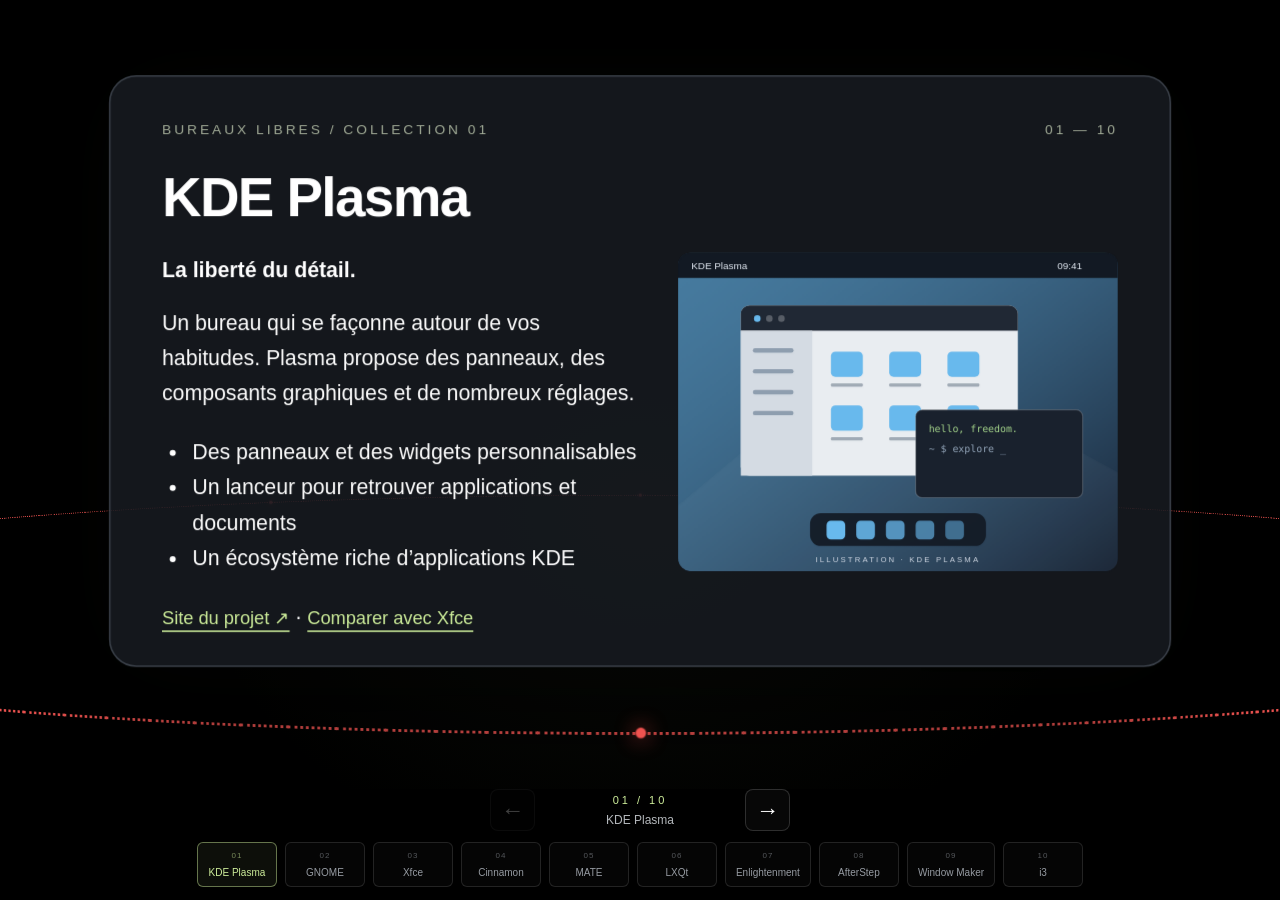
<file: index.html>
<!doctype html>
<html lang="fr">
<head>
  <meta charset="utf-8">
  <meta name="viewport" content="width=device-width, initial-scale=1">
  <meta name="color-scheme" content="dark">
  <title>Orbite — Présentations en 3D</title>
  <style>:root{--page-bg:#000;--slide-bg:#171a20;--text:#fff;--font:Arial,sans-serif;--border-width:1px;--border-color:#3c424b;--border-radius:18px;--slide-alpha:.9;--trail:#ef5350;--accent:#ceee9b}
*{box-sizing:border-box}body{margin:0;background:var(--page-bg);color:var(--text);font-family:var(--font);height:100vh;height:100dvh;overflow:hidden}button,a{-webkit-tap-highlight-color:transparent}button{font:inherit;cursor:pointer}button:disabled{opacity:.25;cursor:default}button:focus-visible,a:focus-visible,article:focus-visible{outline:2px solid var(--accent);outline-offset:5px}a{color:var(--accent)}.arrow{background:#ffffff07;color:inherit;border:1px solid #ffffff28;border-radius:8px}main{height:100%;display:grid;grid-template-rows:minmax(0,1fr) auto auto}#viewport{min-height:0;perspective:1100px;overflow:hidden;position:relative;background:radial-gradient(ellipse at 50% 65%,#aecb8910,transparent 55%);touch-action:pan-y}#scaler{position:absolute;left:50%;top:47%;transform-style:preserve-3d}#world{position:relative;transform-style:preserve-3d;will-change:transform}.slide{position:absolute;width:700px;height:390px;left:-350px;top:-195px;border:var(--border-width) solid var(--border-color);border-radius:var(--border-radius);background:color-mix(in srgb,var(--slide-bg) calc(var(--slide-alpha)*100%),transparent);padding:30px 34px;backface-visibility:hidden;overflow:auto;box-shadow:0 24px 85px #0009;transition:opacity .25s;scrollbar-width:thin;scrollbar-color:#ffffff30 transparent}.slide:not(.active){opacity:.4;pointer-events:none}.slide.active{box-shadow:0 25px 90px #000b,0 0 65px #ceee9b08}.slide .slide-meta{display:flex;justify-content:space-between;color:#a4ae99;font-size:9px;text-transform:uppercase;letter-spacing:2px;margin-bottom:19px}.slide h1{font-size:36px;margin:0 0 15px;letter-spacing:-1px}.slide h2{font-size:23px}.slide h3{font-size:18px}.slide p,.slide li{font-size:14px;line-height:1.65;color:inherit}.slide p{margin:12px 0}.slide img{display:block;float:right;width:46%;max-height:245px;object-fit:contain;margin:0 0 12px 24px;border-radius:8px}.slide a{font-size:12px;text-underline-offset:4px}.slide ul,.slide ol{padding-left:20px}.slide blockquote{border-left:2px solid var(--accent);padding-left:14px;margin-left:0;opacity:.8}.slide code{background:#ffffff10;border-radius:3px;padding:2px 5px}.slide pre{white-space:pre-wrap;background:#0004;padding:14px}.slide pre code{padding:0;background:none}.trail{position:absolute;height:0;transform-origin:0 0;pointer-events:none}.trail-node{position:absolute;width:7px;height:7px;border-radius:50%;background:var(--trail);box-shadow:0 0 14px var(--trail)}.navigation{display:flex;align-items:center;justify-content:center;gap:30px;margin:0 0 6px;position:relative}.arrow{width:45px;height:42px;font-size:23px}.position{text-align:center;min-width:150px;display:flex;flex-direction:column;gap:7px}#counter{font-size:11px;letter-spacing:3px;color:var(--accent);font-variant-numeric:tabular-nums}#current-title{font-size:12px;color:#b3b7bb}#filmstrip{display:flex;justify-content:center;gap:8px;margin:0 auto 8px;max-width:95%;overflow-x:auto;padding:5px}#filmstrip button{border:1px solid #ffffff1f;background:#ffffff05;color:#969ba2;border-radius:6px;padding:8px 10px;font-size:10px;min-width:80px;white-space:nowrap}#filmstrip button[aria-current=true]{border-color:#ceee9b75;background:#ceee9b10;color:var(--accent)}#filmstrip small{display:block;font-size:8px;opacity:.55;margin-bottom:7px;letter-spacing:1px}#notice{position:fixed;bottom:22px;left:50%;transform:translateX(-50%);background:#283327;color:#e6f5dc;padding:14px 22px;border:1px solid #cdeb9750;border-radius:8px;z-index:5;font-size:13px;max-width:90%;display:none}#notice.visible{display:block}body.dragging{outline:3px dashed var(--accent);outline-offset:-12px}@media(max-width:760px){#filmstrip{justify-content:flex-start}#filmstrip button{min-width:65px;padding:7px 9px}.navigation{gap:20px}.arrow{width:38px;height:34px}}
@media(prefers-reduced-motion:reduce){*{scroll-behavior:auto!important;transition:none!important}}
</style>
  
  
  
</head>
<body>
  <main>
    <div id="viewport" aria-label="Carrousel de diapositives"><div id="scaler"><div id="world"></div></div></div>
    <div class="navigation"><button id="previous" class="arrow" aria-label="Diapositive précédente">←</button><div class="position"><span id="counter">01 / 10</span><span id="current-title">KDE Plasma</span></div><button id="next" class="arrow" aria-label="Diapositive suivante">→</button></div>
    <nav id="filmstrip" aria-label="Accès direct aux diapositives"></nav>
  </main>
  <p id="notice" role="status" aria-live="polite"></p>
  <input id="folder" type="file" webkitdirectory multiple hidden>
  <noscript>Activez JavaScript pour afficher la présentation.</noscript>
<script>/* Shared parsing utilities. No network access or executable Markdown. */
(function (root) {
  'use strict';
  const defaults = {
    theme: {
      'slide-border-width': '1px', 'slide-border-color': '#3c424b',
      'slide-border-radius': '18px', 'slide-background-color': '#171a20',
      'slide-transparency': '10%', 'background-color': '#000', 'text-color': '#fff',
      'font-face': 'Arial, sans-serif', 'breadcrumb-style': 'dotted', 'breadcrumb-color': '#ef5350',
    },
    transition: {
      'when-slide-to-previous': 'zoom-out-zoom-in', 'when-slide-to-next': 'follow-breadcrumb',
      'when-slide-to-another': 'zoom-out-zoom-in', 'follow-breadcrumb-speed': '1',
      'zoom-out-ratio': '1.7', 'zoom-out-speed': '1', 'zoom-in-speed': '1',
    },
  };
  function parseConfig(text) {
    const config = { order: [], theme: { ...defaults.theme }, transition: { ...defaults.transition } };
    let section = '';
    for (const line of text.replace(/^\uFEFF/, '').split(/\r?\n/)) {
      const heading = line.match(/^#{1,6}\s+(order|theme|transition)\s*$/i);
      if (heading) { section = heading[1].toLowerCase(); continue; }
      if (/^#/.test(line)) { section = ''; continue; }
      const item = line.match(/^\s*-\s+(.+?)\s*$/);
      if (!item) continue;
      if (section === 'order') config.order.push(item[1].replace(/^`|`$/g, ''));
      else if (section === 'theme' || section === 'transition') {
        const pair = item[1].match(/^([a-z-]+)\s*:\s*(.+)$/);
        if (pair && Object.hasOwn(defaults[section], pair[1])) config[section][pair[1]] = pair[2];
      }
    }
    if (!['dotted', 'dashed', 'plain', 'none'].includes(config.theme['breadcrumb-style'])) config.theme['breadcrumb-style'] = 'dotted';
    for (const key of ['when-slide-to-previous', 'when-slide-to-next', 'when-slide-to-another']) {
      if (!['zoom-out-zoom-in', 'follow-breadcrumb'].includes(config.transition[key])) config.transition[key] = defaults.transition[key];
    }
    return config;
  }
  function number(value, fallback, min = .1, max = 10) {
    const parsed = Number(value);
    return Number.isFinite(parsed) ? Math.max(min, Math.min(max, parsed)) : fallback;
  }
  function normalize(path) {
    const parts = [];
    for (const part of path.replace(/\\/g, '/').split('/')) {
      if (part === '..') parts.pop();
      else if (part && part !== '.') parts.push(part);
    }
    return parts.join('/');
  }
  function resolve(base, path) {
    return normalize(base.slice(0, base.lastIndexOf('/') + 1) + path);
  }
  const escape = value => String(value).replace(/[&<>"']/g, c => ({ '&': '&amp;', '<': '&lt;', '>': '&gt;', '"': '&quot;', "'": '&#39;' })[c]);
  const safeExternal = value => /^https?:\/\//i.test(value);
  function inline(text, context) {
    const token = /(!?\[([^\]]*)\]\(([^\s)]+)\)|`([^`]+)`|\*\*([^*]+)\*\*|\*([^*]+)\*)/g;
    let result = '', last = 0, match;
    while ((match = token.exec(text))) {
      result += escape(text.slice(last, match.index));
      if (match[4] !== undefined) result += `<code>${escape(match[4])}</code>`;
      else if (match[5] !== undefined) result += `<strong>${escape(match[5])}</strong>`;
      else if (match[6] !== undefined) result += `<em>${escape(match[6])}</em>`;
      else {
        const label = escape(match[2]);
        let url;
        try { url = decodeURI(match[3]); } catch { url = match[3]; }
        if (match[1].startsWith('!')) {
          const source = context.image(url);
          result += source ? `<img src="${escape(source)}" alt="${label}" loading="eager">` : `<span class="missing-image">[Image introuvable : ${label}]</span>`;
        } else if (safeExternal(url)) result += `<a href="${escape(url)}" target="_blank" rel="noopener noreferrer">${label} ↗</a>`;
        else if (/^mailto:/i.test(url)) result += `<a href="${escape(url)}">${label}</a>`;
        else if (!/^[a-z][a-z\d+.-]*:/i.test(url) && !url.startsWith('//')) result += `<a href="#" data-slide-link="${escape(url)}">${label}</a>`;
        else result += label;
      }
      last = token.lastIndex;
    }
    return result + escape(text.slice(last));
  }
  function markdown(text, context = { image: () => null }) {
    const lines = text.replace(/\r/g, '').split('\n');
    let html = '', paragraph = [], list = '', code = null;
    function flush() { if (paragraph.length) { html += `<p>${inline(paragraph.join(' '), context)}</p>`; paragraph = []; } }
    function endList() { if (list) { html += `</${list}>`; list = ''; } }
    for (const line of lines) {
      if (/^\s*```/.test(line)) {
        flush(); endList();
        if (code !== null) { html += `<pre><code>${escape(code.join('\n'))}</code></pre>`; code = null; } else code = [];
        continue;
      }
      if (code !== null) { code.push(line); continue; }
      const heading = line.match(/^(#{1,6})\s+(.+)$/);
      const item = line.match(/^\s*(?:([-*])|\d+\.)\s+(.+)$/);
      if (heading) { flush(); endList(); html += `<h${heading[1].length}>${inline(heading[2], context)}</h${heading[1].length}>`; }
      else if (item) { flush(); const type = item[1] ? 'ul' : 'ol'; if (list !== type) { endList(); list = type; html += `<${list}>`; } html += `<li>${inline(item[2], context)}</li>`; }
      else if (/^>\s?/.test(line)) { flush(); endList(); html += `<blockquote>${inline(line.replace(/^>\s?/, ''), context)}</blockquote>`; }
      else if (/^\s*(---|\*\*\*)\s*$/.test(line)) { flush(); endList(); html += '<hr>'; }
      else if (!line.trim()) { flush(); endList(); }
      else { endList(); paragraph.push(line.trim()); }
    }
    flush(); endList();
    if (code !== null) html += `<pre><code>${escape(code.join('\n'))}</code></pre>`;
    return html;
  }
  function title(text, fallback) { return text.match(/^#\s+(.+)$/m)?.[1] || fallback.replace(/\.md$/i, ''); }
  const api = { defaults, parseConfig, number, normalize, resolve, escape, safeExternal, markdown, title };
  if (typeof module !== 'undefined' && module.exports) module.exports = api;
  else root.Orbite = api;
})(typeof window === 'undefined' ? globalThis : window);
</script>
<script>window.ORBITE_DEMO = {"label":"Démo intégrée","config":"# Configuration de la présentation\n\n## order\n- slides/kde.md\n- slides/gnome.md\n- slides/xfce.md\n- slides/cinnamon.md\n- slides/mate.md\n- slides/lxqt.md\n- slides/enlightenment.md\n- slides/afterstep.md\n- slides/windowmaker.md\n- slides/i3.md\n\n## theme\n- slide-border-width: 1px\n- slide-border-color: #3c424b\n- slide-border-radius: 18px\n- slide-background-color: #171a20\n- slide-transparency: 10%\n- background-color: #000000\n- text-color: #ffffff\n- font-face: Arial, sans-serif\n- breadcrumb-style: dotted\n- breadcrumb-color: #ef5350\n\n## transition\n- when-slide-to-previous: zoom-out-zoom-in\n- when-slide-to-next: follow-breadcrumb\n- when-slide-to-another: zoom-out-zoom-in\n- follow-breadcrumb-speed: 1\n- zoom-out-ratio: 2\n- zoom-out-speed: 1\n- zoom-in-speed: 1\n","slides":[{"path":"slides/kde.md","text":"# KDE Plasma\n\n![Illustration originale du bureau KDE Plasma](../assets/kde.svg)\n\n**La liberté du détail.**\n\nUn bureau qui se façonne autour de vos habitudes. Plasma propose des panneaux, des composants graphiques et de nombreux réglages.\n\n- Des panneaux et des widgets personnalisables\n- Un lanceur pour retrouver applications et documents\n- Un écosystème riche d’applications KDE\n\n[Site du projet](https://kde.org/plasma-desktop/) · [Comparer avec Xfce](xfce.md)\n","title":"KDE Plasma"},{"path":"slides/gnome.md","text":"# GNOME\n\n![Illustration originale du bureau GNOME](../assets/gnome.svg)\n\n**Faire place à l’essentiel.**\n\nLa vue Activités rassemble les fenêtres, les applications et les espaces de travail dans une interface cohérente.\n\n- Une vue d’ensemble des activités\n- Des espaces de travail pour organiser ses tâches\n- Une navigation pensée aussi pour le clavier\n\n[Site du projet](https://www.gnome.org/) · [Retrouver KDE Plasma](kde.md)\n","title":"GNOME"},{"path":"slides/xfce.md","text":"# Xfce\n\n![Illustration originale du bureau Xfce](../assets/xfce.svg)\n\n**Léger dans ses gestes.**\n\nXfce privilégie la modularité et une consommation de ressources mesurée, avec une organisation de bureau traditionnelle.\n\n- Des composants utilisables séparément\n- Des panneaux et des espaces de travail\n- Thunar pour parcourir ses fichiers\n\n[Site du projet](https://xfce.org/about) · [Explorer un autre bureau léger](lxqt.md)\n","title":"Xfce"},{"path":"slides/cinnamon.md","text":"# Cinnamon\n\n![Illustration originale du bureau Cinnamon](../assets/cinnamon.svg)\n\n**Un bureau familier.**\n\nDéveloppé par le projet Linux Mint, Cinnamon propose une interface de bureau avec menu, panneau et fenêtres.\n\n- Un menu d’applications et un panneau\n- Des réglages regroupés dans une interface graphique\n- Des applets pour personnaliser le bureau\n\n[Site du projet](https://github.com/linuxmint/cinnamon) · [Découvrir MATE](mate.md)\n","title":"Cinnamon"},{"path":"slides/mate.md","text":"# MATE\n\n![Illustration originale du bureau MATE](../assets/mate.svg)\n\n**La continuité, simplement.**\n\nMATE prolonge l’expérience de GNOME 2 et conserve les repères d’un bureau traditionnel.\n\n- Des menus et des panneaux familiers\n- Une organisation classique des fenêtres\n- Un environnement pour Linux et les systèmes Unix\n\n[Site du projet](https://mate-desktop.org/) · [Comparer avec GNOME](gnome.md)\n","title":"MATE"},{"path":"slides/lxqt.md","text":"# LXQt\n\n![Illustration originale du bureau LXQt](../assets/lxqt.svg)\n\n**Le bureau à l’essentiel.**\n\nLXQt est un environnement de bureau léger et modulaire construit avec Qt.\n\n- Une organisation en composants\n- Un panneau et un menu d’applications\n- Une interface fondée sur Qt\n\n[Site du projet](https://lxqt-project.org/) · [Comparer avec Xfce](xfce.md)\n","title":"LXQt"},{"path":"slides/enlightenment.md","text":"# Enlightenment\n\n![Illustration originale du bureau Enlightenment](../assets/enlightenment.svg)\n\n**Un autre regard.**\n\nEnlightenment associe un gestionnaire de fenêtres, un compositeur et un bureau minimal avec une identité visuelle singulière.\n\n- Une interface personnalisable\n- Les bibliothèques EFL au cœur du projet\n- Un bureau qui explore les effets visuels\n\n[Site du projet](https://www.enlightenment.org/) · [Explorer les bureaux singuliers](afterstep.md)\n","title":"Enlightenment"},{"path":"slides/afterstep.md","text":"# AfterStep\n\n![Illustration originale du bureau AfterStep](../assets/afterstep.svg)\n\n**Le goût des origines.**\n\nUn gestionnaire de fenêtres pour explorer une autre façon d’organiser son écran et découvrir la diversité des interfaces Linux.\n\n- Un univers visuel inspiré de NeXTSTEP\n- Une organisation modulaire du bureau\n- Un terrain de découverte pour les curieux\n\n[Site du projet](http://www.afterstep.org/) · [Découvrir aussi Window Maker](windowmaker.md)\n","title":"AfterStep"},{"path":"slides/windowmaker.md","text":"# Window Maker\n\n![Illustration originale du bureau Window Maker](../assets/windowmaker.svg)\n\n**Des fenêtres, du caractère.**\n\nWindow Maker est un gestionnaire de fenêtres X11 dont l’interface s’inspire de NeXTSTEP.\n\n- Un dock et de petites applications dockables\n- Des raccourcis clavier configurables\n- Des menus et une présentation personnalisables\n\n[Site du projet](https://www.windowmaker.org/) · [Revenir à AfterStep](afterstep.md)\n","title":"Window Maker"},{"path":"slides/i3.md","text":"# i3\n\n![Illustration originale du bureau i3](../assets/i3.svg)\n\n**Chaque fenêtre à sa place.**\n\ni3 est un gestionnaire de fenêtres en mosaïque. Les fenêtres s’organisent dans une structure arborescente, pilotable au clavier.\n\n- Une disposition en mosaïque\n- Des espaces de travail et des raccourcis\n- Un fichier de configuration lisible\n\n[Site du projet](https://i3wm.org/) · [Recommencer l’exploration](kde.md)\n","title":"i3"}],"assets":{"assets/afterstep.svg":"[data-uri]","assets/cinnamon.svg":"[data-uri]","assets/enlightenment.svg":"[data-uri]","assets/gnome.svg":"[data-uri]","assets/i3.svg":"[data-uri]","assets/kde.svg":"[data-uri]","assets/lxqt.svg":"[data-uri]","assets/mate.svg":"[data-uri]","assets/windowmaker.svg":"[data-uri]","assets/xfce.svg":"[data-uri]"}};
</script>
<script>(function () {
  'use strict';
  const C = window.Orbite;
  const $ = id => document.getElementById(id);
  let deck, index = 0, angle = 0, radius = 1000, animation = null, zoom = 0, urls = [];
  let noticeTimer;
  function notice(message) {
    $('notice').textContent = message;
    $('notice').classList.add('visible');
    clearTimeout(noticeTimer);
    noticeTimer = setTimeout(() => $('notice').classList.remove('visible'), 6500);
  }
  function theme(config) {
    const map = { 'slide-border-width': ['--border-width', 'border-width'], 'slide-border-color': ['--border-color', 'color'], 'slide-border-radius': ['--border-radius', 'border-radius'], 'slide-background-color': ['--slide-bg', 'color'], 'background-color': ['--page-bg', 'color'], 'text-color': ['--text', 'color'], 'font-face': ['--font', 'font-family'], 'breadcrumb-color': ['--trail', 'color'] };
    for (const [key, [variable, property]] of Object.entries(map)) {
      const value = config[key];
      document.documentElement.style.removeProperty(variable);
      if (CSS.supports(property, value) && !/url\s*\(/i.test(value)) document.documentElement.style.setProperty(variable, value);
    }
    const transparency = /^\d+(?:\.\d+)?%$/.test(config['slide-transparency']) ? parseFloat(config['slide-transparency']) : 10;
    document.documentElement.style.setProperty('--slide-alpha', 1 - C.number(transparency, 10, 0, 100) / 100);
  }
  function camera() { $('world').style.transform = `translateZ(${-radius - zoom}px) rotateY(${-angle}rad)`; }
  function resize() {
    const scale = Math.min(Math.max(.2, ($('viewport').clientWidth - 34) / 760), $('viewport').clientHeight / 520);
    $('scaler').style.transform = `scale(${scale})`;
  }
  function breadcrumbs() {
    const style = deck.config.theme['breadcrumb-style'];
    if (style === 'none' || deck.slides.length < 2) return;
    const count = deck.slides.length;
    const steps = count * 24;
    for (let j = 0; j < steps; j++) {
      const a = j * 2 * Math.PI / steps, b = (j + 1) * 2 * Math.PI / steps;
      const x = radius * Math.sin(a), z = radius * Math.cos(a);
      const dx = radius * Math.sin(b) - x, dz = radius * Math.cos(b) - z;
      const line = document.createElement('div');
      line.className = 'trail';
      line.style.width = `${Math.hypot(dx, dz) + .6}px`;
      line.style.borderTop = `2px ${style === 'plain' ? 'solid' : style} var(--trail)`;
      line.style.transform = `translate3d(${x}px,238px,${z}px) rotateY(${-Math.atan2(dz, dx)}rad)`;
      $('world').append(line);
    }
    for (let j = 0; j < count; j++) {
      const a = j * 2 * Math.PI / count;
      const dot = document.createElement('div');
      dot.className = 'trail-node';
      dot.style.transform = `translate3d(${radius * Math.sin(a) - 3}px,235px,${radius * Math.cos(a)}px)`;
      $('world').append(dot);
    }
  }
  function showDeck(next, label) {
    if (animation) cancelAnimationFrame(animation);
    animation = null; deck = next; index = 0; angle = 0; zoom = 0;
    radius = Math.max(600, deck.slides.length * 130);
    theme(deck.config.theme);
    $('world').replaceChildren(); $('filmstrip').replaceChildren();
    deck.slides.forEach((slide, i) => {
      const card = document.createElement('article');
      card.className = 'slide'; card.tabIndex = -1;
      card.style.transform = `rotateY(${i * 2 * Math.PI / deck.slides.length}rad) translateZ(${radius}px)`;
      card.setAttribute('aria-label', `${i + 1}. ${slide.title}`);
      const meta = document.createElement('div'); meta.className = 'slide-meta';
      const category = document.createElement('span'); category.textContent = label === 'Démo intégrée' ? 'BUREAUX LIBRES / COLLECTION 01' : 'PRÉSENTATION LOCALE';
      const position = document.createElement('span'); position.textContent = `${String(i + 1).padStart(2, '0')} — ${String(deck.slides.length).padStart(2, '0')}`;
      meta.append(category, position); card.append(meta);
      const body = document.createElement('div');
      body.innerHTML = C.markdown(slide.text, { image(path) {
        // Relative images remain local. External images are intentionally not fetched.
        if (/^[a-z][a-z\d+.-]*:/i.test(path) || path.startsWith('//')) return null;
        return deck.assets[C.resolve(slide.path, path)] || null;
      } });
      body.addEventListener('click', event => {
        const link = event.target.closest('[data-slide-link]');
        if (!link) return;
        event.preventDefault();
        const target = link.dataset.slideLink.split('#')[0];
        const destination = target ? deck.slides.findIndex(s => s.path === C.resolve(slide.path, target)) : i;
        if (destination < 0) notice(`Diapositive introuvable : ${target}`);
        else go(destination, 'another');
      });
      card.append(body); $('world').append(card);
      const tab = document.createElement('button');
      const num = document.createElement('small'); num.textContent = String(i + 1).padStart(2, '0');
      tab.append(num, document.createTextNode(slide.title));
      tab.addEventListener('click', () => go(i, 'another'));
      $('filmstrip').append(tab);
    });
    breadcrumbs(); camera(); resize(); update();

  }
  function update() {
    const title = deck.slides[index].title;
    $('counter').textContent = `${String(index + 1).padStart(2, '0')} / ${String(deck.slides.length).padStart(2, '0')}`;
    $('current-title').textContent = title;
    $('counter').setAttribute('aria-label', `Diapositive ${index + 1} sur ${deck.slides.length} : ${title}`);
    $('counter').setAttribute('aria-live', 'polite');
    $('previous').disabled = index === 0; $('next').disabled = index === deck.slides.length - 1;
    document.querySelectorAll('.slide').forEach((card, i) => { card.classList.toggle('active', i === index); card.inert = i !== index; card.setAttribute('aria-hidden', String(i !== index)); });
    [...$('filmstrip').children].forEach((button, i) => button.setAttribute('aria-current', String(i === index)));
  }
  function go(destination, kind) {
    destination = Math.max(0, Math.min(deck.slides.length - 1, destination));
    if (destination === index) return;
    if (animation) cancelAnimationFrame(animation);
    const from = angle, fromZoom = zoom;
    const to = destination * 2 * Math.PI / deck.slides.length;
    const t = deck.config.transition;
    const style = t[`when-slide-to-${kind}`];
    const outTime = 500 / C.number(t['zoom-out-speed'], 1);
    const inTime = 500 / C.number(t['zoom-in-speed'], 1);
    const travelTime = style === 'follow-breadcrumb' ? Math.max(180, Math.abs(to - from) * 850 / C.number(t['follow-breadcrumb-speed'], 1)) : 450;
    const duration = style === 'follow-breadcrumb' ? travelTime : outTime + travelTime + inTime;
    const peak = 1100 * (C.number(t['zoom-out-ratio'], 1.7, 1, 5) - 1);
    const start = performance.now();
    const ease = x => x * x * (3 - 2 * x);
    index = destination; update();
    function tick(now) {
      const elapsed = Math.min(duration, now - start);
      if (style === 'follow-breadcrumb') {
        const p = ease(elapsed / duration); angle = from + (to - from) * p; zoom = fromZoom * (1 - p);
      } else if (elapsed < outTime) { angle = from; zoom = fromZoom + (peak - fromZoom) * ease(elapsed / outTime); }
      else if (elapsed < outTime + travelTime) { angle = from + (to - from) * ease((elapsed - outTime) / travelTime); zoom = peak; }
      else { angle = to; zoom = peak * (1 - ease((elapsed - outTime - travelTime) / inTime)); }
      camera();
      if (elapsed < duration) animation = requestAnimationFrame(tick);
      else { animation = null; angle = to; zoom = 0; camera(); }
    }
    if (matchMedia('(prefers-reduced-motion: reduce)').matches) { angle = to; zoom = 0; animation = null; camera(); }
    else animation = requestAnimationFrame(tick);
  }
  let importVersion = 0;
  async function loadFiles(files, stripRoot) {
    const version = ++importVersion;
    const nextUrls = [];
    try {
      if (!files.length) return;
      const entries = new Map();
      for (const file of files) {
        let path = file.webkitRelativePath || file.name;
        if (stripRoot && path.includes('/')) path = path.slice(path.indexOf('/') + 1);
        path = C.normalize(path);
        if (entries.has(path)) throw new Error(`Nom de fichier en double : ${path}`);
        entries.set(path, file);
      }
      const configFile = entries.get('config.md');
      if (!configFile) throw new Error('Le dossier doit contenir config.md à sa racine.');
      const config = C.parseConfig(await configFile.text());
      if (!config.order.length) throw new Error('La section order de config.md est vide.');
      const unique = new Set();
      const slides = [];
      for (const name of config.order) {
        const path = C.normalize(name);
        if (unique.has(path)) throw new Error(`Diapositive en double dans order : ${path}`);
        unique.add(path);
        if (!/\.md$/i.test(path) || path === 'config.md' || !entries.has(path)) throw new Error(`Diapositive introuvable : ${name}`);
        const text = await entries.get(path).text();
        slides.push({ path, text, title: C.title(text, path) });
      }
      const assets = {};
      for (const [path, file] of entries) {
        if (/\.(png|jpe?g|webp|gif|svg|avif)$/i.test(path)) { const url = URL.createObjectURL(file); nextUrls.push(url); assets[path] = url; }
      }
      if (version !== importVersion) { nextUrls.forEach(URL.revokeObjectURL); return; }
      showDeck({ config, slides, assets }, 'Présentation locale');
      urls.forEach(URL.revokeObjectURL); urls = nextUrls;
      notice(`${slides.length} diapositives chargées. Tout reste sur cet appareil.`);
    } catch (error) { nextUrls.forEach(URL.revokeObjectURL); if (version === importVersion) notice(error.message); }
  }
  function reset() {
    importVersion++;
    showDeck({ ...window.ORBITE_DEMO, config: C.parseConfig(window.ORBITE_DEMO.config) }, window.ORBITE_DEMO.label || 'Démo intégrée');
    urls.forEach(URL.revokeObjectURL); urls = [];
  }
  $('folder').addEventListener('change', event => { loadFiles([...event.target.files], true); event.target.value = ''; });
  $('previous').addEventListener('click', () => go(index - 1, 'previous'));
  $('next').addEventListener('click', () => go(index + 1, 'next'));
  document.addEventListener('keydown', event => {
    if (event.altKey || event.ctrlKey || event.metaKey || /INPUT|TEXTAREA|SELECT/.test(event.target.tagName) || event.target.isContentEditable) return;
    if (event.code === 'Space' && event.target.closest('a,button')) return;
    if (event.key.toLowerCase() === 'o') { event.preventDefault(); $('folder').click(); return; }
    if (event.key === 'ArrowRight' || event.code === 'Space') { event.preventDefault(); go(index + 1, 'next'); }
    else if (event.key === 'ArrowLeft') { event.preventDefault(); go(index - 1, 'previous'); }
    else if (event.key === 'Home') { event.preventDefault(); go(0, 'another'); }
    else if (event.key === 'End') { event.preventDefault(); go(deck.slides.length - 1, 'another'); }
  });
  document.addEventListener('dragover', event => { event.preventDefault(); document.body.classList.add('dragging'); });
  document.addEventListener('dragleave', event => { if (!event.relatedTarget) document.body.classList.remove('dragging'); });
  document.addEventListener('drop', event => { event.preventDefault(); document.body.classList.remove('dragging'); loadFiles([...event.dataTransfer.files], false); });
  let touchX = null;
  $('viewport').addEventListener('touchstart', event => { touchX = event.touches[0].clientX; }, { passive: true });
  $('viewport').addEventListener('touchend', event => { if (touchX === null) return; const delta = event.changedTouches[0].clientX - touchX; touchX = null; if (Math.abs(delta) > 60) go(index + (delta < 0 ? 1 : -1), delta < 0 ? 'next' : 'previous'); }, { passive: true });
  window.addEventListener('resize', resize);
  reset();
})();
</script>
</body>
</html>
</file>
